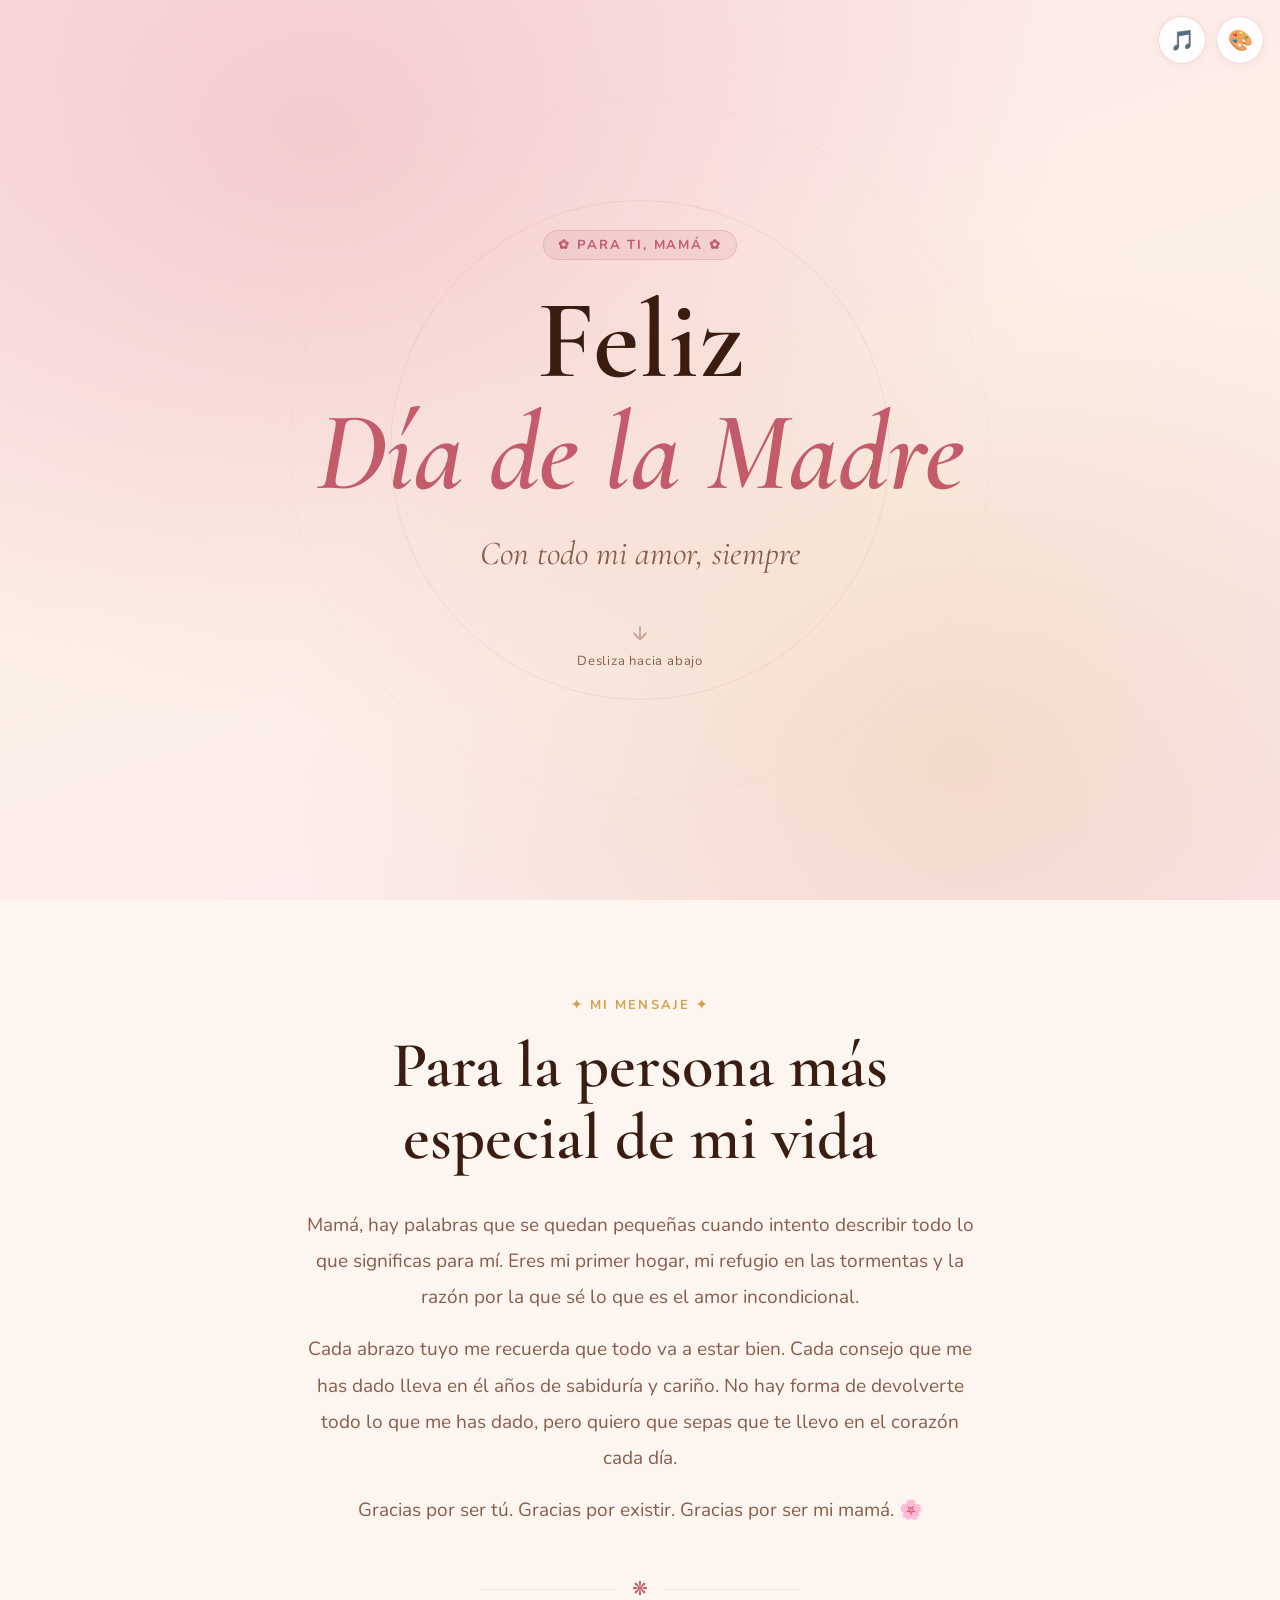
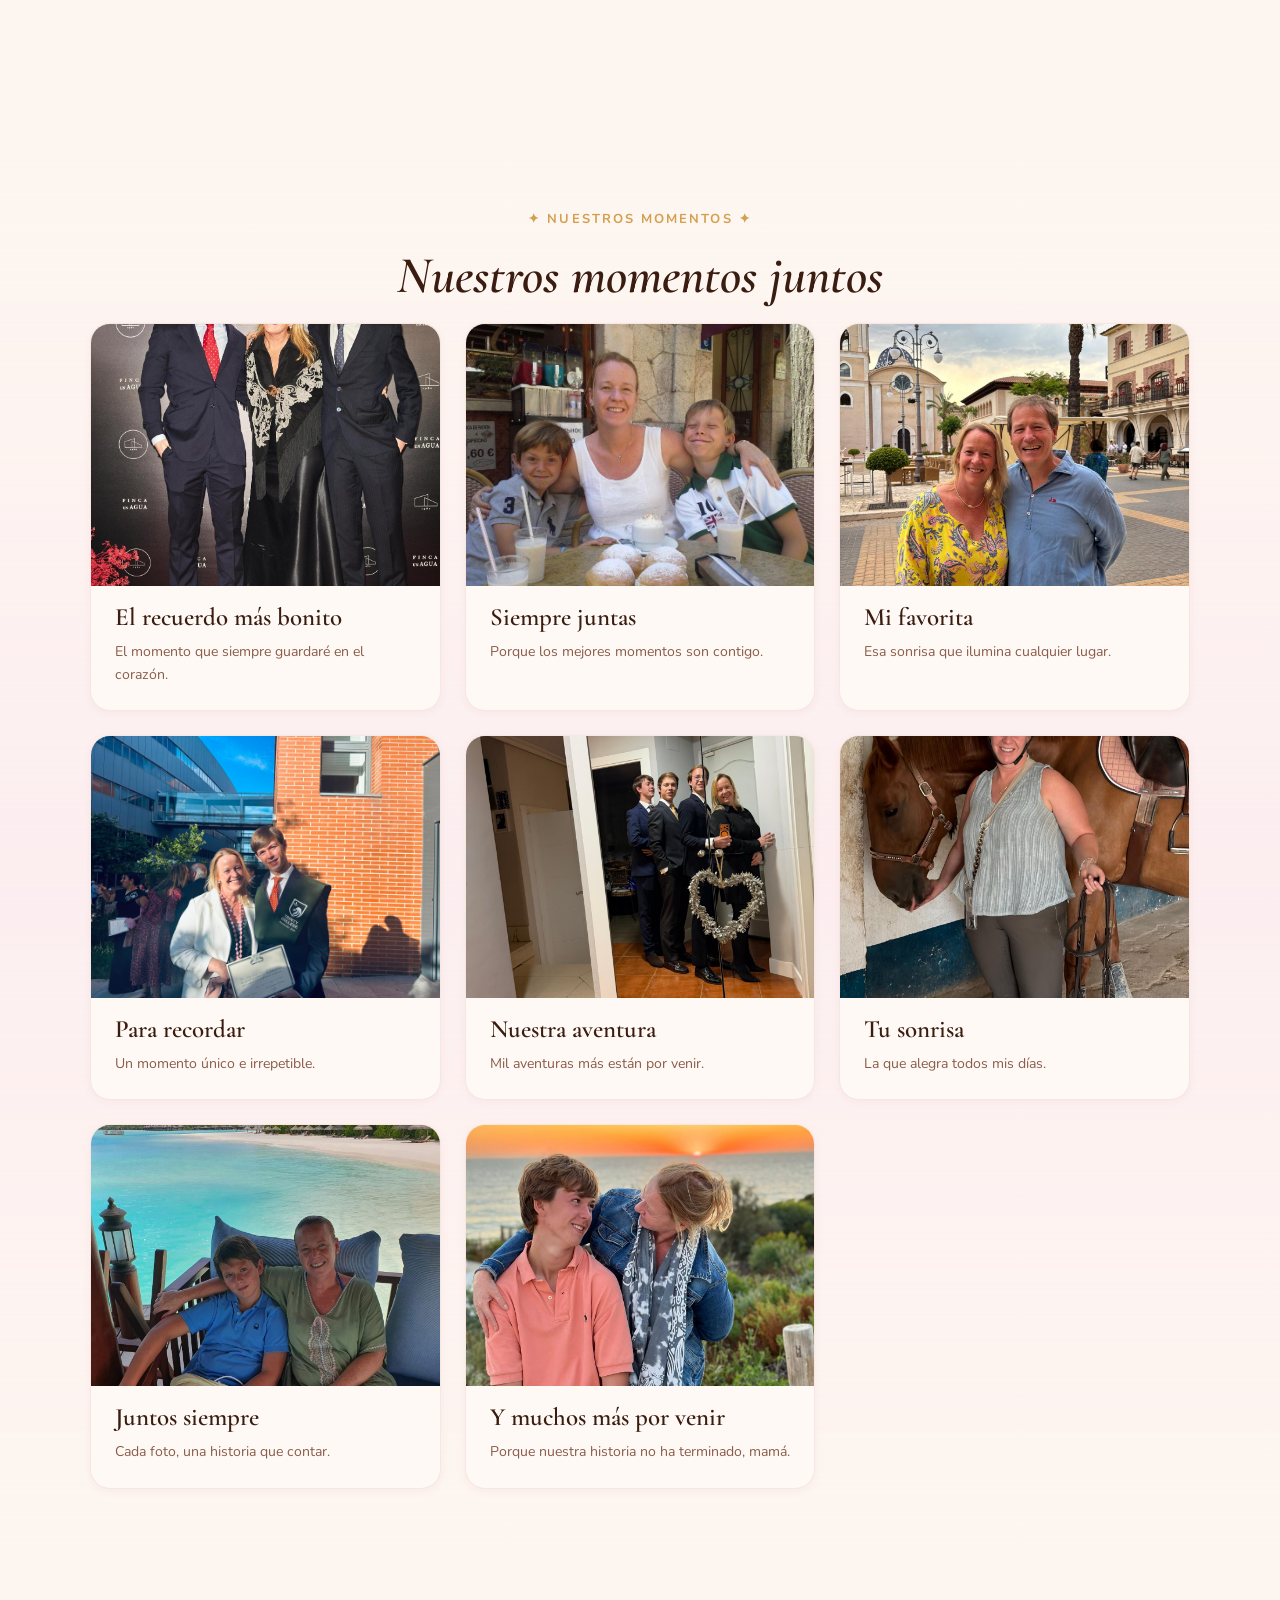
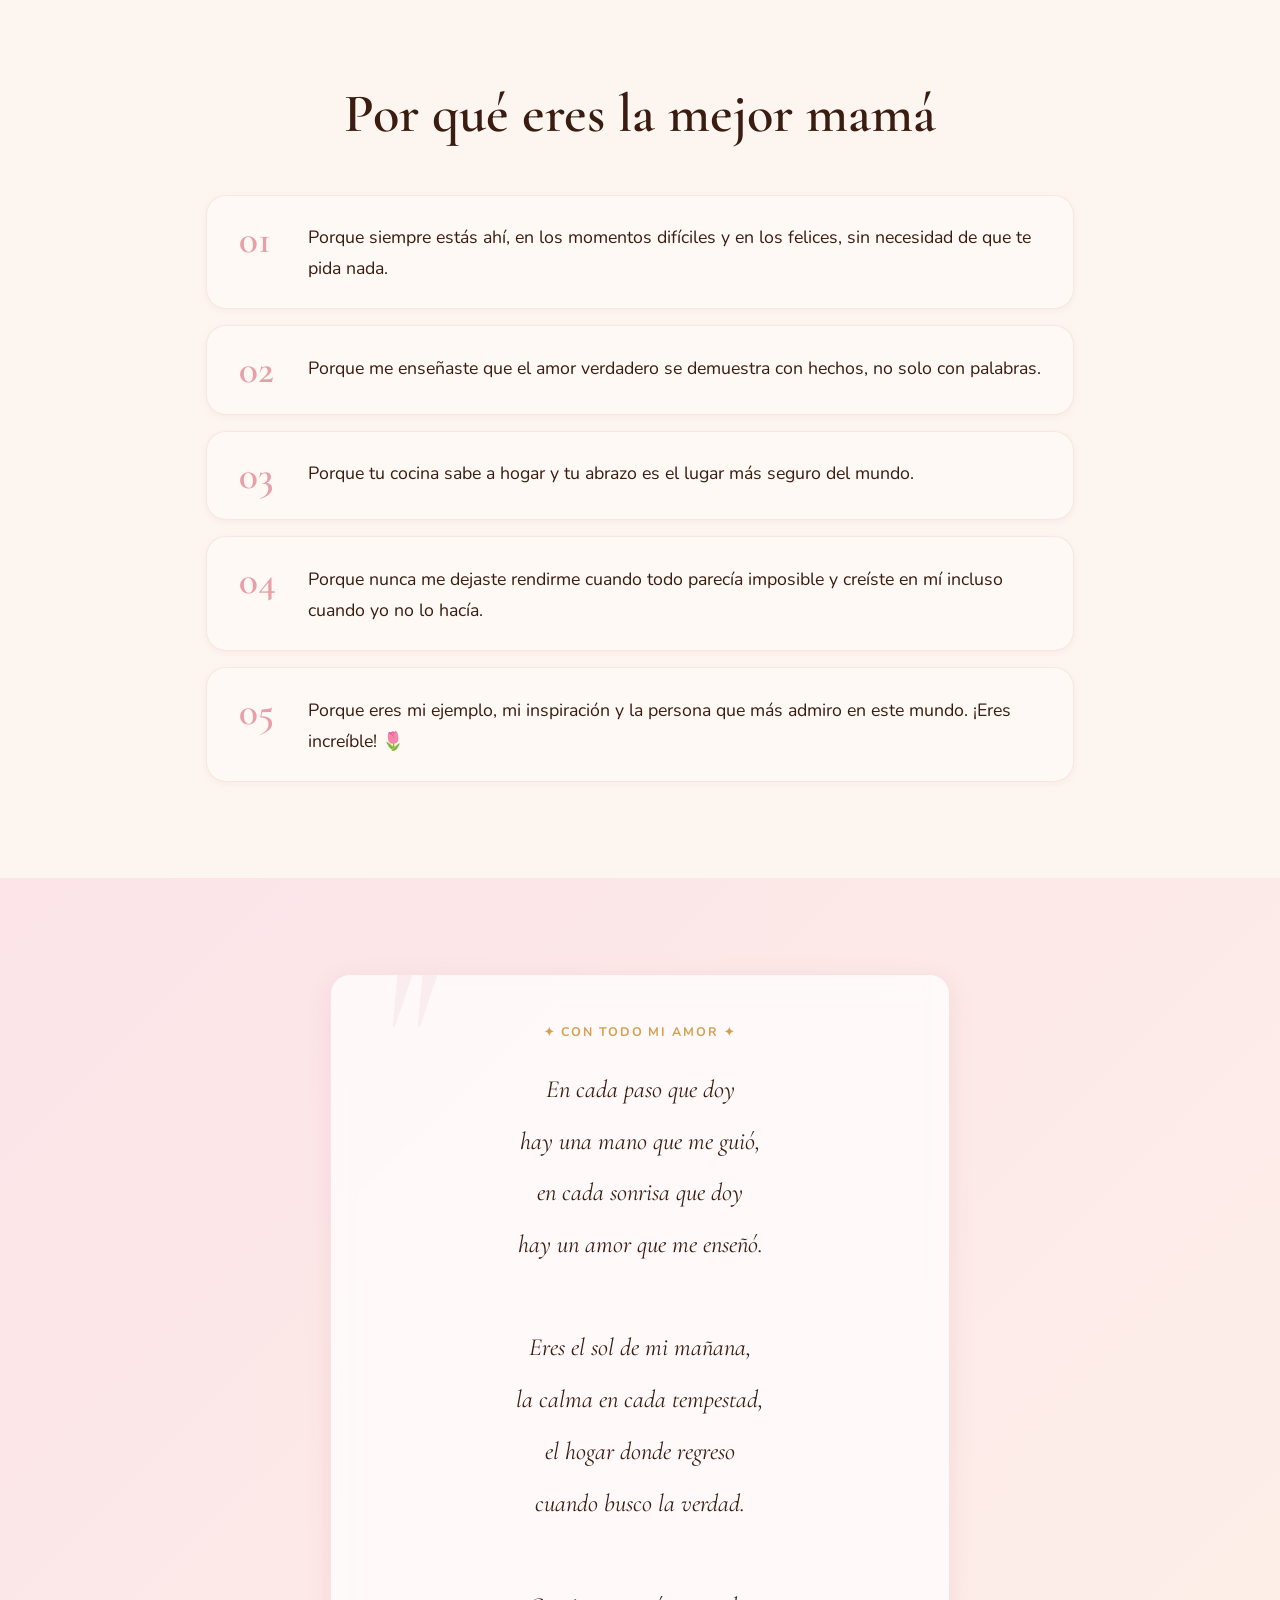
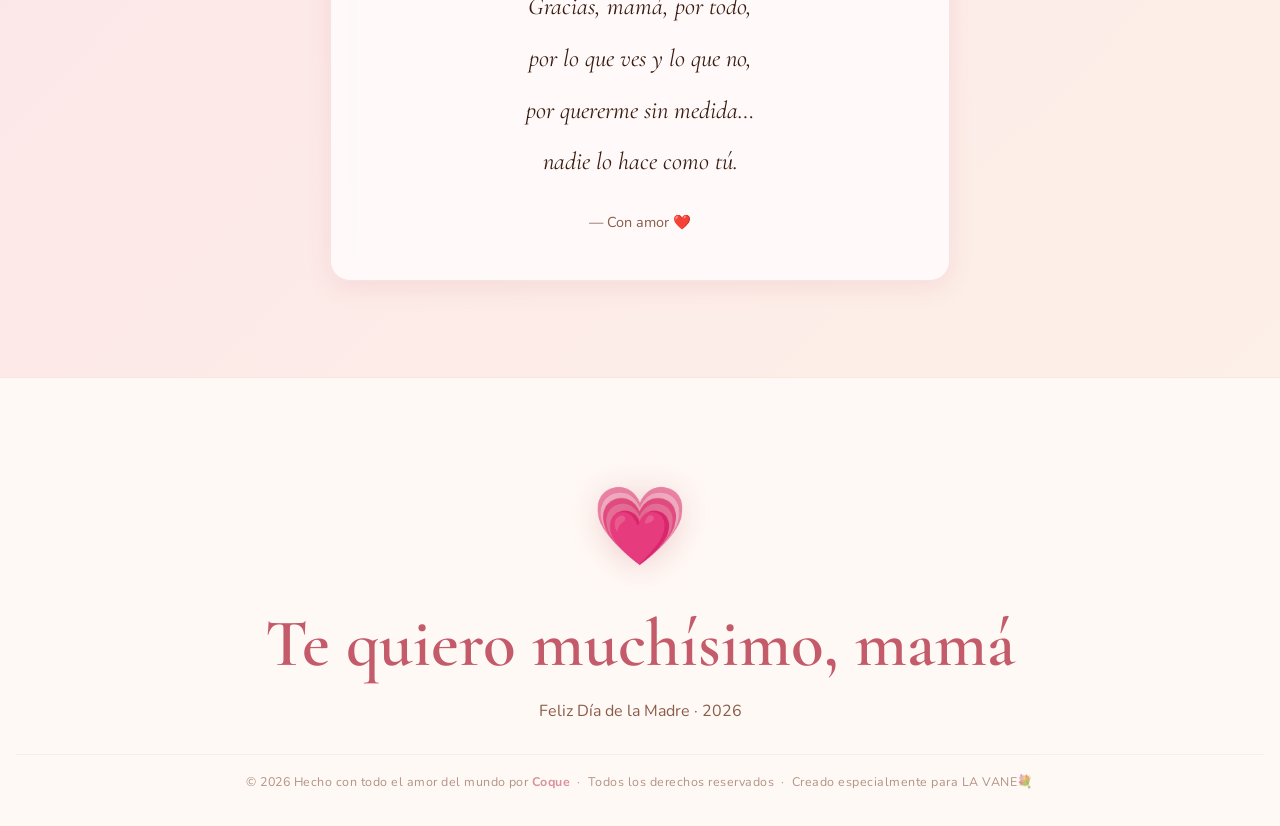
<file: index.html>
<!DOCTYPE html>
<html lang="es">
<head>
  <meta charset="UTF-8">
  <meta name="viewport" content="width=device-width, initial-scale=1.0">
  <meta name="description" content="Página especial del Día de la Madre">
  <title>Feliz Día de la Madre 💐</title>
  <link rel="preconnect" href="https://fonts.googleapis.com">
  <link rel="preconnect" href="https://fonts.gstatic.com" crossorigin>
  <link href="https://fonts.googleapis.com/css2?family=Cormorant+Garamond:ital,wght@0,400;0,600;1,400;1,600&family=Nunito:wght@300;400;600;700&display=swap" rel="stylesheet">
  <link rel="stylesheet" href="style.css">
</head>
<body>

  <canvas id="flowerCanvas" aria-hidden="true"></canvas>

  <div class="controls-bar" role="toolbar" aria-label="Controles">
    <button class="ctrl-btn" id="musicBtn" title="Música">🎵</button>
    <button class="ctrl-btn" id="colorBtn" title="Cambiar colores">🎨</button>
  </div>

  <div class="toast" id="toast" role="status" aria-live="polite"></div>

  <!-- ── HERO ── -->
  <header>
    <div class="deco-circle deco-circle-1" aria-hidden="true"></div>
    <div class="deco-circle deco-circle-2" aria-hidden="true"></div>
    <div class="header-content">
      <span class="badge">✿ Para ti, mamá ✿</span>
      <h1 class="hero-title">Feliz<br><em>Día de la Madre</em></h1>
      <p class="hero-subtitle">Con todo mi amor, siempre</p>
      <div class="scroll-hint" aria-hidden="true">
        <svg width="22" height="22" viewBox="0 0 24 24" fill="none" stroke="currentColor" stroke-width="2">
          <path d="M12 5v14M5 12l7 7 7-7"/>
        </svg>
        <span>Desliza hacia abajo</span>
      </div>
    </div>
  </header>

  <!-- ── MENSAJE ── -->
  <section class="message-section fade-in">
    <span class="section-label">✦ Mi mensaje ✦</span>
    <h2 class="message-title">Para la persona más<br>especial de mi vida</h2>
    <div class="message-body">
      <p>Mamá, hay palabras que se quedan pequeñas cuando intento describir todo lo que significas para mí. Eres mi primer hogar, mi refugio en las tormentas y la razón por la que sé lo que es el amor incondicional.</p>
      <p>Cada abrazo tuyo me recuerda que todo va a estar bien. Cada consejo que me has dado lleva en él años de sabiduría y cariño. No hay forma de devolverte todo lo que me has dado, pero quiero que sepas que te llevo en el corazón cada día.</p>
      <p>Gracias por ser tú. Gracias por existir. Gracias por ser mi mamá. 🌸</p>
    </div>
    <div class="divider" aria-hidden="true">
      <div class="divider-line"></div>
      <div class="divider-icon">❋</div>
      <div class="divider-line"></div>
    </div>
  </section>

  <!-- ── GALERÍA DE 8 FOTOS ── -->
  <section class="photos-section fade-in">
    <span class="section-label" style="text-align:center;display:block;">✦ Nuestros momentos ✦</span>
    <h2 class="photos-title">Nuestros momentos juntos</h2>
    <div class="photos-grid">

      <!-- Foto 1 — WIDE (2 columnas) -->
      <div class="photo-card photo-card--wide">
        <img src="images/WhatsApp Image 2026-05-03 at 11.11.01.jpeg" alt="El recuerdo más bonito" loading="lazy">
        <div class="photo-caption">
          <h3>El recuerdo más bonito</h3>
          <p>El momento que siempre guardaré en el corazón.</p>
        </div>
      </div>

      <!-- Foto 2 -->
      <div class="photo-card">
        <img src="images/WhatsApp Image 2026-05-03 at 11.11.02 (1).jpeg" alt="Siempre juntas" loading="lazy">
        <div class="photo-caption">
          <h3>Siempre juntas</h3>
          <p>Porque los mejores momentos son contigo.</p>
        </div>
      </div>

      <!-- Foto 3 -->
      <div class="photo-card">
        <img src="images/WhatsApp Image 2026-05-03 at 11.11.02 (2).jpeg" alt="Mi favorita" loading="lazy">
        <div class="photo-caption">
          <h3>Mi favorita</h3>
          <p>Esa sonrisa que ilumina cualquier lugar.</p>
        </div>
      </div>

      <!-- Foto 4 -->
      <div class="photo-card">
        <img src="images/WhatsApp Image 2026-05-03 at 11.11.02.jpeg" alt="Para recordar" loading="lazy">
        <div class="photo-caption">
          <h3>Para recordar</h3>
          <p>Un momento único e irrepetible.</p>
        </div>
      </div>

      <!-- Foto 5 -->
      <div class="photo-card">
        <img src="images/WhatsApp Image 2026-05-03 at 11.11.04 (1).jpeg" alt="Nuestra aventura" loading="lazy">
        <div class="photo-caption">
          <h3>Nuestra aventura</h3>
          <p>Mil aventuras más están por venir.</p>
        </div>
      </div>

      <!-- Foto 6 -->
      <div class="photo-card">
        <img src="images/WhatsApp Image 2026-05-03 at 11.11.04.jpeg" alt="Tu sonrisa" loading="lazy">
        <div class="photo-caption">
          <h3>Tu sonrisa</h3>
          <p>La que alegra todos mis días.</p>
        </div>
      </div>

      <!-- Foto 7 -->
      <div class="photo-card">
        <img src="images/WhatsApp Image 2026-05-03 at 11.19.57.jpeg" alt="Juntas siempre" loading="lazy">
        <div class="photo-caption">
          <h3>Juntos siempre</h3>
          <p>Cada foto, una historia que contar.</p>
        </div>
      </div>

      <!-- Foto 8 — WIDE (2 columnas) -->
      <div class="photo-card photo-card--wide">
        <img src="images/WhatsApp Image 2026-05-03 at 11.20.36.jpeg" alt="Y muchos más por venir" loading="lazy">
        <div class="photo-caption">
          <h3>Y muchos más por venir</h3>
          <p>Porque nuestra historia no ha terminado, mamá.</p>
        </div>
      </div>

    </div>
  </section>

  <!-- ── RAZONES ── -->
  <section class="reasons-section fade-in">
    <h2 class="reasons-title">Por qué eres la mejor mamá</h2>
    <ul class="reasons-list">
      <li class="reason-item">
        <span class="reason-number">01</span>
        <span class="reason-text">Porque siempre estás ahí, en los momentos difíciles y en los felices, sin necesidad de que te pida nada.</span>
      </li>
      <li class="reason-item">
        <span class="reason-number">02</span>
        <span class="reason-text">Porque me enseñaste que el amor verdadero se demuestra con hechos, no solo con palabras.</span>
      </li>
      <li class="reason-item">
        <span class="reason-number">03</span>
        <span class="reason-text">Porque tu cocina sabe a hogar y tu abrazo es el lugar más seguro del mundo.</span>
      </li>
      <li class="reason-item">
        <span class="reason-number">04</span>
        <span class="reason-text">Porque nunca me dejaste rendirme cuando todo parecía imposible y creíste en mí incluso cuando yo no lo hacía.</span>
      </li>
      <li class="reason-item">
        <span class="reason-number">05</span>
        <span class="reason-text">Porque eres mi ejemplo, mi inspiración y la persona que más admiro en este mundo. ¡Eres increíble! 🌷</span>
      </li>
    </ul>
  </section>

  <!-- ── POEMA ── -->
  <section class="poem-section fade-in">
    <div class="poem-card">
      <span class="poem-label">✦ Con todo mi amor ✦</span>
      <blockquote class="poem-text">
        En cada paso que doy<br>
        hay una mano que me guió,<br>
        en cada sonrisa que doy<br>
        hay un amor que me enseñó.<br><br>
        Eres el sol de mi mañana,<br>
        la calma en cada tempestad,<br>
        el hogar donde regreso<br>
        cuando busco la verdad.<br><br>
        Gracias, mamá, por todo,<br>
        por lo que ves y lo que no,<br>
        por quererme sin medida…<br>
        nadie lo hace como tú.
      </blockquote>
      <p class="poem-author">— Con amor ❤️</p>
    </div>
  </section>

  <!-- ── FOOTER ── -->
  <footer>
    <span class="footer-heart" aria-hidden="true">💗</span>
    <p class="footer-title">Te quiero muchísimo, mamá</p>
    <p class="footer-sub">Feliz Día de la Madre · 2026</p>
    <div class="footer-copyright">
      <p>
        © 2026 Hecho con todo el amor del mundo por
        <a href="#">Coque</a>
        &nbsp;·&nbsp; Todos los derechos reservados
        &nbsp;·&nbsp; Creado especialmente para LA VANE💐
      </p>
    </div>
  </footer>

  <script src="script.js"></script>
</body>
</html>
</file>
<file: style.css>
:root {
  --color-bg:        #fdf6f0;
  --color-surface:   #fff9f5;
  --color-border:    rgba(180,100,80,0.12);
  --color-text:      #3a1c10;
  --color-text-muted:#8a5c4a;
  --color-accent:    #c45b6a;
  --color-accent-2:  #e8a0a8;
  --color-gold:      #d4a050;
  --font-display:    'Cormorant Garamond', Georgia, serif;
  --font-body:       'Nunito', 'Helvetica Neue', sans-serif;
  --space-2:  0.5rem;  --space-4:  1rem;    --space-6:  1.5rem;
  --space-8:  2rem;    --space-12: 3rem;    --space-16: 4rem;
  --space-24: 6rem;
  --radius-md: 0.75rem; --radius-lg: 1.25rem; --radius-full: 9999px;
  --shadow-sm: 0 2px 8px  rgba(196,91,106,0.07);
  --shadow-md: 0 6px 24px rgba(196,91,106,0.12);
  --shadow-lg: 0 16px 48px rgba(196,91,106,0.18);
  --transition: 220ms cubic-bezier(0.16,1,0.3,1);
  --theme-bg1: #fce4e8;
  --theme-bg2: #fdf0e8;
  --theme-bg3: #fce8f0;
}

/* ── RESET ── */
*, *::before, *::after { box-sizing: border-box; margin: 0; padding: 0; }
html { scroll-behavior: smooth; -webkit-font-smoothing: antialiased; }
body {
  font-family: var(--font-body);
  font-size: clamp(1rem, 0.95rem + 0.25vw, 1.125rem);
  color: var(--color-text);
  background: var(--color-bg);
  min-height: 100dvh;
  overflow-x: hidden;
  transition: background 0.7s ease, color 0.5s ease;
}
img { display: block; max-width: 100%; height: auto; }

/* ── CANVAS ── */
#flowerCanvas {
  position: fixed; inset: 0;
  pointer-events: none; z-index: 0;
  width: 100%; height: 100%;
}

/* ── CONTROLS ── */
.controls-bar {
  position: fixed; top: 16px; right: 16px;
  display: flex; gap: 10px; z-index: 100;
}
.ctrl-btn {
  width: 48px; height: 48px;
  border-radius: var(--radius-full);
  background: rgba(255,255,255,0.88);
  backdrop-filter: blur(12px);
  -webkit-backdrop-filter: blur(12px);
  border: 1.5px solid rgba(196,91,106,0.22);
  box-shadow: var(--shadow-sm);
  display: flex; align-items: center; justify-content: center;
  font-size: 1.25rem; cursor: pointer;
  transition: transform var(--transition), box-shadow var(--transition), background var(--transition);
  -webkit-tap-highlight-color: transparent;
  user-select: none;
}
.ctrl-btn:hover  { box-shadow: var(--shadow-md); background: rgba(255,255,255,0.98); transform: scale(1.08); }
.ctrl-btn:active { transform: scale(0.9); }

/* ── TOAST ── */
.toast {
  position: fixed; bottom: 28px; left: 50%;
  transform: translateX(-50%) translateY(70px);
  background: rgba(255,255,255,0.96);
  backdrop-filter: blur(14px);
  -webkit-backdrop-filter: blur(14px);
  border: 1px solid rgba(196,91,106,0.18);
  border-radius: var(--radius-full);
  padding: 0.55em 1.5em;
  font-size: 0.88rem; color: var(--color-accent);
  font-weight: 600; box-shadow: var(--shadow-md);
  z-index: 200; opacity: 0; pointer-events: none;
  transition: transform 0.45s cubic-bezier(0.16,1,0.3,1), opacity 0.45s;
  white-space: nowrap;
}
.toast.show { transform: translateX(-50%) translateY(0); opacity: 1; }

/* ── RIPPLE TOUCH ── */
.ripple {
  position: fixed; border-radius: 50%;
  background: radial-gradient(circle, rgba(196,91,106,0.28), transparent 70%);
  transform: scale(0); pointer-events: none; z-index: 999;
  animation: rippleOut 0.65s ease-out forwards;
}
@keyframes rippleOut { to { transform: scale(1); opacity: 0; } }

/* ── HERO HEADER ── */
header {
  position: relative; min-height: 100svh;
  display: flex; flex-direction: column;
  align-items: center; justify-content: center;
  text-align: center;
  padding: var(--space-12) var(--space-4);
  background: linear-gradient(160deg,
    var(--theme-bg1) 0%,
    var(--theme-bg2) 50%,
    var(--theme-bg3) 100%);
  overflow: hidden; z-index: 1;
  transition: background 0.7s ease;
}
header::before {
  content: ''; position: absolute; inset: 0; z-index: 0;
  background:
    radial-gradient(ellipse at 25% 15%, rgba(230,160,168,0.4) 0%, transparent 55%),
    radial-gradient(ellipse at 75% 85%, rgba(212,160,80,0.22) 0%, transparent 50%);
  pointer-events: none;
}
.header-content { position: relative; z-index: 1; max-width: 700px; }

.badge {
  display: inline-block;
  font-size: clamp(0.7rem, 0.65rem + 0.25vw, 0.82rem);
  font-weight: 700; letter-spacing: 0.14em; text-transform: uppercase;
  color: var(--color-accent);
  background: rgba(196,91,106,0.1);
  border: 1px solid rgba(196,91,106,0.22);
  padding: 0.4em 1.1em; border-radius: var(--radius-full);
  margin-bottom: var(--space-6);
  animation: badgePop 0.7s cubic-bezier(0.16,1,0.3,1) both;
}
@keyframes badgePop { from { opacity:0; transform:scale(0.8); } to { opacity:1; transform:scale(1); } }

.hero-title {
  font-family: var(--font-display);
  font-size: clamp(3.2rem, 1rem + 7.5vw, 8rem);
  font-weight: 600; line-height: 1.0;
  color: var(--color-text);
  margin-bottom: var(--space-6);
  animation: heroSlide 1s cubic-bezier(0.16,1,0.3,1) 0.1s both;
}
.hero-title em { font-style: italic; color: var(--color-accent); }
@keyframes heroSlide { from { opacity:0; transform:translateY(28px); } to { opacity:1; transform:translateY(0); } }

.hero-subtitle {
  font-family: var(--font-display);
  font-size: clamp(1.3rem, 0.9rem + 1.6vw, 2.1rem);
  font-style: italic; color: var(--color-text-muted);
  margin-bottom: var(--space-12); font-weight: 400;
  animation: heroSlide 1s cubic-bezier(0.16,1,0.3,1) 0.25s both;
}

.deco-circle {
  position: absolute; border-radius: 50%; pointer-events: none;
}
.deco-circle-1 {
  width: clamp(200px,40vw,500px); height: clamp(200px,40vw,500px);
  border: 1px solid rgba(196,91,106,0.12);
  top: 50%; left: 50%; transform: translate(-50%,-50%);
  animation: spinSlow 30s linear infinite;
}
.deco-circle-2 {
  width: clamp(280px,55vw,700px); height: clamp(280px,55vw,700px);
  border: 1px dashed rgba(196,91,106,0.07);
  top: 50%; left: 50%; transform: translate(-50%,-50%);
  animation: spinSlow 50s linear infinite reverse;
}
@keyframes spinSlow { to { transform: translate(-50%,-50%) rotate(360deg); } }

.scroll-hint {
  display: flex; flex-direction: column; align-items: center; gap: var(--space-2);
  color: var(--color-text-muted); font-size: 0.82rem; letter-spacing: 0.06em;
  animation: bounce 2.2s ease-in-out infinite, heroSlide 1s cubic-bezier(0.16,1,0.3,1) 0.4s both;
}
.scroll-hint svg { opacity: 0.45; }
@keyframes bounce { 0%,100%{transform:translateY(0)} 50%{transform:translateY(7px)} }

/* ── SECTIONS ── */
section { position: relative; z-index: 1; }

.section-label {
  font-size: clamp(0.7rem,0.65rem + 0.2vw,0.82rem);
  font-weight: 700; letter-spacing: 0.16em; text-transform: uppercase;
  color: var(--color-gold); margin-bottom: var(--space-4); display: block;
}

/* ── MENSAJE ── */
.message-section {
  padding: var(--space-24) var(--space-4);
  max-width: 800px; margin-inline: auto; text-align: center;
}
.message-title {
  font-family: var(--font-display);
  font-size: clamp(2.2rem, 1rem + 3.8vw, 4.5rem);
  font-weight: 600; line-height: 1.12;
  margin-bottom: var(--space-8); color: var(--color-text);
}
.message-body {
  font-size: clamp(1rem, 0.95rem + 0.3vw, 1.22rem);
  line-height: 1.9; color: var(--color-text-muted);
  max-width: 62ch; margin-inline: auto;
}
.message-body p + p { margin-top: var(--space-4); }
.divider {
  display: flex; align-items: center; justify-content: center;
  gap: var(--space-4); margin: var(--space-12) auto; max-width: 320px;
}
.divider-line { flex:1; height:1px; background:var(--color-border); }
.divider-icon { color: var(--color-accent); font-size: 1.2rem; }

/* ── POLAROID ── */
.polaroid-strip {
  display: flex; gap: var(--space-8);
  justify-content: center; flex-wrap: wrap;
  padding: var(--space-12) var(--space-4);
  background: linear-gradient(135deg, rgba(252,228,232,0.5) 0%, rgba(253,240,232,0.5) 100%);
}
.polaroid {
  background: #fff; padding: 14px 14px 48px;
  box-shadow: 0 4px 18px rgba(0,0,0,0.12), 0 1px 4px rgba(0,0,0,0.06);
  border-radius: 3px; width: min(180px, 44vw);
  transform: rotate(var(--tilt, -2deg));
  transition: transform var(--transition), box-shadow var(--transition);
}
.polaroid:hover { transform: rotate(0deg) scale(1.06); box-shadow: 0 12px 40px rgba(0,0,0,0.18); }
.polaroid:nth-child(2) { --tilt: 1.8deg; }
.polaroid:nth-child(3) { --tilt: -3deg; }
.polaroid:nth-child(4) { --tilt: 2.5deg; }
.polaroid-img {
  width: 100%; aspect-ratio: 1; object-fit: cover;
  background: linear-gradient(135deg, #fce4e8, #fdf0e8);
  display: flex; align-items: center; justify-content: center;
  font-size: 2.5rem; border-radius: 2px;
}
.polaroid-label {
  text-align: center; margin-top: 12px;
  font-family: var(--font-display); font-size: 0.9rem;
  color: #666; font-style: italic;
}

/* ── FOTOS ── */
.photos-section {
  padding: var(--space-16) var(--space-4) var(--space-24);
  background: linear-gradient(180deg, var(--color-bg) 0%, rgba(252,232,240,0.55) 50%, var(--color-bg) 100%);
  transition: background 0.7s ease;
}
.photos-title {
  font-family: var(--font-display);
  font-size: clamp(2rem,1rem + 2.8vw,3.5rem);
  font-weight: 600; font-style: italic; text-align: center;
  margin-bottom: var(--space-4); color: var(--color-text);
}
.photos-hint {
  text-align: center; color: var(--color-text-muted);
  margin-bottom: var(--space-12); font-size: 0.95rem;
}
.photos-grid {
  display: grid;
  grid-template-columns: repeat(auto-fill, minmax(min(280px,100%), 1fr));
  gap: var(--space-6); max-width: 1100px; margin-inline: auto;
}
.photo-card {
  background: var(--color-surface); border-radius: var(--radius-lg);
  overflow: hidden; box-shadow: var(--shadow-sm);
  transition: box-shadow var(--transition), transform var(--transition);
  border: 1px solid var(--color-border);
}
.photo-card:hover { box-shadow: var(--shadow-lg); transform: translateY(-5px) rotate(-0.6deg); }
.photo-card:nth-child(even):hover { transform: translateY(-5px) rotate(0.6deg); }
.photo-card img {
  width: 100%; aspect-ratio: 4/3; object-fit: cover; display: block;
  transition: transform 420ms cubic-bezier(0.16,1,0.3,1);
}
.photo-card:hover img { transform: scale(1.05); }
.photo-caption { padding: var(--space-4) var(--space-6) var(--space-6); }
.photo-caption h3 {
  font-family: var(--font-display);
  font-size: clamp(1.2rem,1rem + 0.7vw,1.7rem);
  font-weight: 600; color: var(--color-text); margin-bottom: var(--space-2);
}
.photo-caption p { font-size: 0.88rem; color: var(--color-text-muted); line-height: 1.65; }
.upload-slot {
  border: 2px dashed rgba(196,91,106,0.3);
  background: rgba(196,91,106,0.03);
  display: flex; flex-direction: column; align-items: center; justify-content: center;
  gap: var(--space-4); cursor: pointer;
  border-radius: var(--radius-lg); aspect-ratio: 4/3;
  transition: background var(--transition), border-color var(--transition), transform var(--transition);
}
.upload-slot:hover, .upload-slot:focus-within {
  background: rgba(196,91,106,0.08); border-color: var(--color-accent); transform: scale(1.02);
}
.upload-slot input { display: none; }
.upload-icon { font-size: 2.8rem; }
.upload-text { font-size: 0.88rem; color: var(--color-accent); font-weight: 700; text-align: center; }

/* ── RAZONES ── */
.reasons-section { padding: var(--space-24) var(--space-4); max-width: 900px; margin-inline: auto; }
.reasons-title {
  font-family: var(--font-display);
  font-size: clamp(2rem, 1rem + 3vw, 3.8rem);
  font-weight: 600; text-align: center;
  margin-bottom: var(--space-12); color: var(--color-text);
}
.reasons-list { list-style: none; display: flex; flex-direction: column; gap: var(--space-4); }
.reason-item {
  display: flex; align-items: flex-start; gap: var(--space-6);
  background: var(--color-surface); border-radius: var(--radius-lg);
  padding: var(--space-6) var(--space-8); box-shadow: var(--shadow-sm);
  border: 1px solid var(--color-border);
  transition: box-shadow var(--transition), transform var(--transition), border-color var(--transition);
}
.reason-item:hover { box-shadow: var(--shadow-md); transform: translateX(6px); border-color: rgba(196,91,106,0.3); }
.reason-number {
  font-family: var(--font-display);
  font-size: clamp(2rem,1.5rem + 1.2vw,3.2rem);
  font-weight: 600; color: var(--color-accent-2); line-height: 1; min-width: 2.8rem;
}
.reason-text {
  font-size: clamp(1rem, 0.95rem + 0.2vw, 1.18rem);
  color: var(--color-text); line-height: 1.75; padding-top: 0.15em;
}

/* ── POEMA ── */
.poem-section {
  padding: var(--space-24) var(--space-4);
  background: linear-gradient(135deg, var(--theme-bg1) 0%, var(--theme-bg2) 100%);
  text-align: center; transition: background 0.7s ease;
}
.poem-card {
  max-width: 620px; margin-inline: auto;
  background: rgba(255,255,255,0.72);
  backdrop-filter: blur(10px); -webkit-backdrop-filter: blur(10px);
  border-radius: var(--radius-lg); padding: var(--space-12);
  box-shadow: var(--shadow-md); border: 1px solid rgba(196,91,106,0.14);
  position: relative; overflow: hidden;
}
.poem-card::before {
  content: '"'; position: absolute; top: -0.2em; left: 0.3em;
  font-family: var(--font-display); font-size: 10rem; line-height: 1;
  color: rgba(196,91,106,0.07); pointer-events: none;
  font-style: italic; font-weight: 600;
}
.poem-label {
  font-size: 0.78rem; letter-spacing: 0.16em; text-transform: uppercase;
  color: var(--color-gold); font-weight: 700; margin-bottom: var(--space-6); display: block;
}
.poem-text {
  font-family: var(--font-display);
  font-size: clamp(1.15rem, 0.9rem + 0.8vw, 1.6rem);
  font-style: italic; line-height: 2.1; color: var(--color-text); position: relative; z-index: 1;
}
.poem-author { margin-top: var(--space-6); font-size: 0.9rem; color: var(--color-text-muted); }

/* ── FOOTER ── */
footer {
  padding: var(--space-24) var(--space-4) var(--space-8);
  text-align: center; background: var(--color-surface);
  border-top: 1px solid var(--color-border);
}
.footer-heart {
  font-size: clamp(3.5rem, 2rem + 3.5vw, 7rem);
  margin-bottom: var(--space-6); display: block;
  animation: heartbeat 1.5s ease-in-out infinite;
  filter: drop-shadow(0 0 18px rgba(196,91,106,0.35));
}
@keyframes heartbeat {
  0%,100%{transform:scale(1)} 14%{transform:scale(1.17)}
  28%{transform:scale(1)}    42%{transform:scale(1.09)} 56%{transform:scale(1)}
}
.footer-title {
  font-family: var(--font-display);
  font-size: clamp(2.2rem, 1rem + 4vw, 5.5rem);
  font-weight: 600; color: var(--color-accent); margin-bottom: var(--space-4);
}
.footer-sub { font-size: 1rem; color: var(--color-text-muted); margin-bottom: var(--space-8); }
.footer-copyright {
  font-size: 0.78rem; color: var(--color-text-muted); opacity: 0.65;
  letter-spacing: 0.04em;
  border-top: 1px solid var(--color-border);
  padding-top: var(--space-4); margin-top: var(--space-4); line-height: 1.8;
}
.footer-copyright a { color: var(--color-accent); text-decoration: none; font-weight: 700; }
.footer-copyright a:hover { text-decoration: underline; }

/* ── FADE-IN SCROLL ── */
.fade-in {
  opacity: 0; transform: translateY(24px);
  transition: opacity 0.75s cubic-bezier(0.16,1,0.3,1), transform 0.75s cubic-bezier(0.16,1,0.3,1);
}
.fade-in.visible { opacity: 1; transform: translateY(0); }

/* ── RESPONSIVE ── */
@media (max-width: 640px) {
  .photo-card:hover  { transform: translateY(-3px) rotate(0); }
  .reason-item       { flex-direction: column; gap: var(--space-2); padding: var(--space-4); }
  .poem-card         { padding: var(--space-8) var(--space-5); }
  .poem-card::before { font-size: 7rem; }
  .polaroid          { width: min(140px, 40vw); }
}
</file>
